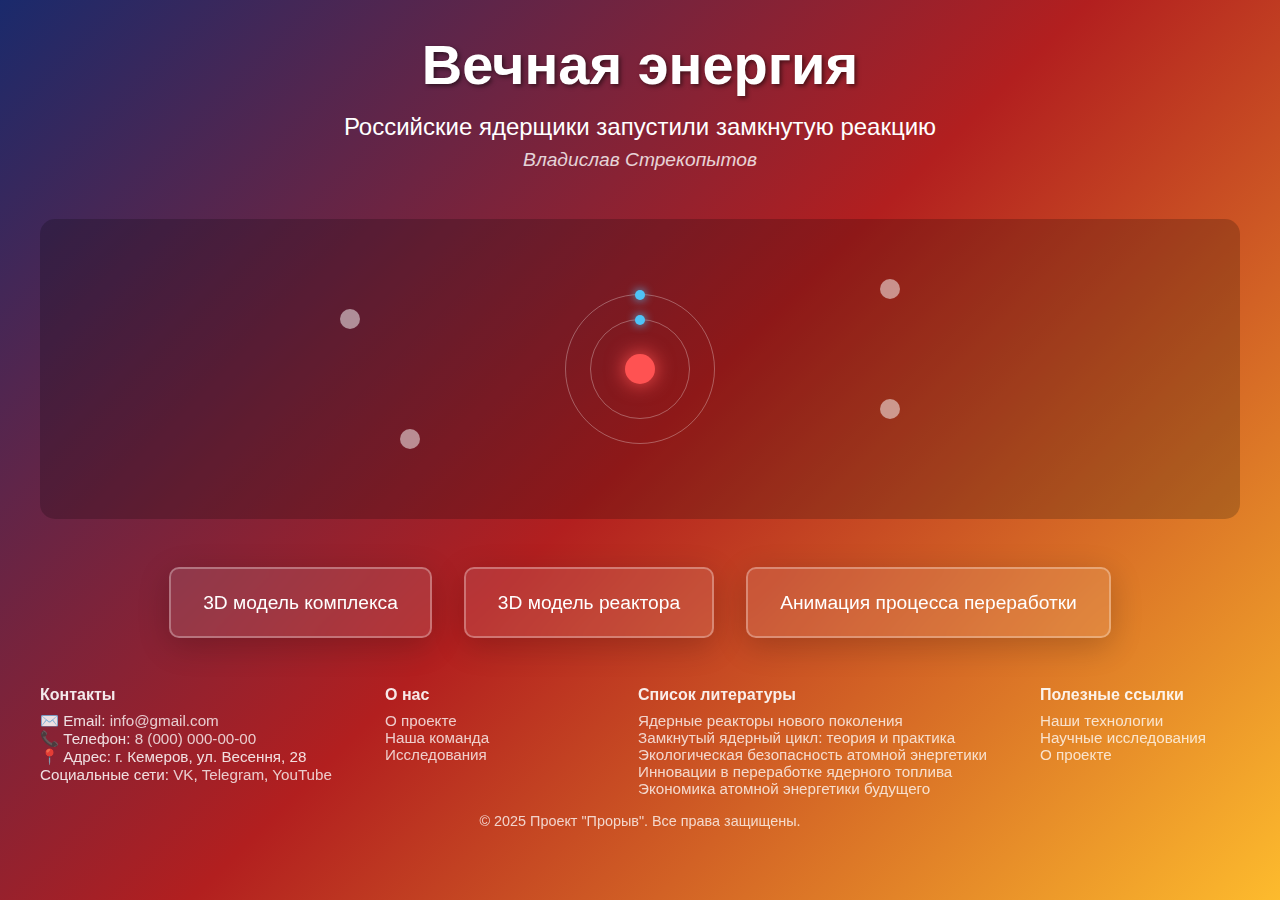
<file: index.html>
<!DOCTYPE html>
<html lang="ru">
<head>
  <meta charset="UTF-8" />
  <meta name="viewport" content="width=device-width, initial-scale=1.0"/>
  <title>Вечная энергия</title>
  <link rel="stylesheet" href="css/main.css">
</head>

<body>
  <div class="container">
    <header>
      <h1>Вечная энергия</h1>
      <p class="subtitle">Российские ядерщики запустили замкнутую реакцию</p>
      <p class="author">Владислав Стрекопытов</p>
    </header>

    <div class="animation-area">
      <div class="atom">
        <div class="nucleus"></div>
        <div class="orbit orbit-1"><div class="electron"></div></div>
        <div class="orbit orbit-2"><div class="electron"></div></div>
      </div>
      <div class="pulse pulse-1"></div>
      <div class="pulse pulse-2"></div>
      <div class="pulse pulse-3"></div>
      <div class="pulse pulse-4"></div>
    </div>

    <div class="buttons-container">
      <a class="nav-button" href="complex.html" >3D модель комплекса</a>
      <a class="nav-button" href="reactor.html" >3D модель реактора</a>

      <!-- Ссылка открывает processing.html в новой вкладке — это самый надёжный способ -->
      <a class="nav-button" href="processing.html" >Анимация процесса переработки</a>
    </div>

    
    <footer>
      <div class="footer-content">
        <div class="footer-section">
          <h3>Контакты</h3>
          <ul>
            <li>✉️ Email: <a href="mailto:info@gmail.com">info@gmail.com</a></li>
            <li>📞 Телефон: <a href="tel:+70000000000">8 (000) 000-00-00</a></li>
            <li>📍 Адрес: г. Кемеров, ул. Весення, 28</li>
            <li>Социальные сети: <a href="#">VK</a>, <a href="#">Telegram</a>, <a href="#">YouTube</a></li>
          </ul>
        </div>

        <div class="footer-section">
            <h3>О нас</h3>
        
            <!-- Список полезных ссылок -->
            <ul>
              <li><a href="about.html">О проекте</a></li>
              <li><a href="team.html">Наша команда</a></li>
              <li><a href="research.html">Исследования</a></li>
            </ul>
        </div>


        <div class="footer-section">
          <h3>Список литературы</h3>
          <ul>
            <li><a href="https://rosatomnewsletter.com/ru/2024/05/29/systemic-approach-to-generation-iv/?ysclid=mhc7vevxt9642456392">Ядерные реакторы нового поколения</a></li>
            <li><a href="https://habr.com/ru/articles/388533/?ysclid=mhc7tts733194826421">Замкнутый ядерный цикл: теория и практика</a></li>
            <li><a href="https://chel.fpieco.ru/articles/vliyanie-atomnoj-energetiki-na-okruzhayushuyu-sredu-i-cheloveka/?ysclid=mhc7tdva5l364810381">Экологическая безопасность атомной энергетики</a></li>
            <li><a href="https://trends.rbc.ru/trends/innovation/cmrm/688cb10d9a79476fdc18b6ef">Инновации в переработке ядерного топлива</a></li>
            <li><a href="https://strana-rosatom.ru/2023/11/09/proryv-v-2050-god-kakoj-budet-atomnaya-ene/?ysclid=mhc7ruwquj633693831">Экономика атомной энергетики будущего</a></li>
          </ul>
        </div>

        <div class="footer-section">
          <h3>Полезные ссылки</h3>
          <ul>
            <li><a href="technology.html">Наши технологии</a></li>
            <li><a href="research.html">Научные исследования</a></li>
            <li><a href="about.html">О проекте</a></li>
          </ul>
        </div>
      </div>

      <div class="copyright">
        <p>© 2025 Проект "Прорыв". Все права защищены.</p>
      </div>
    </footer>

  </div>
</script>


</body>
</html>
</file>
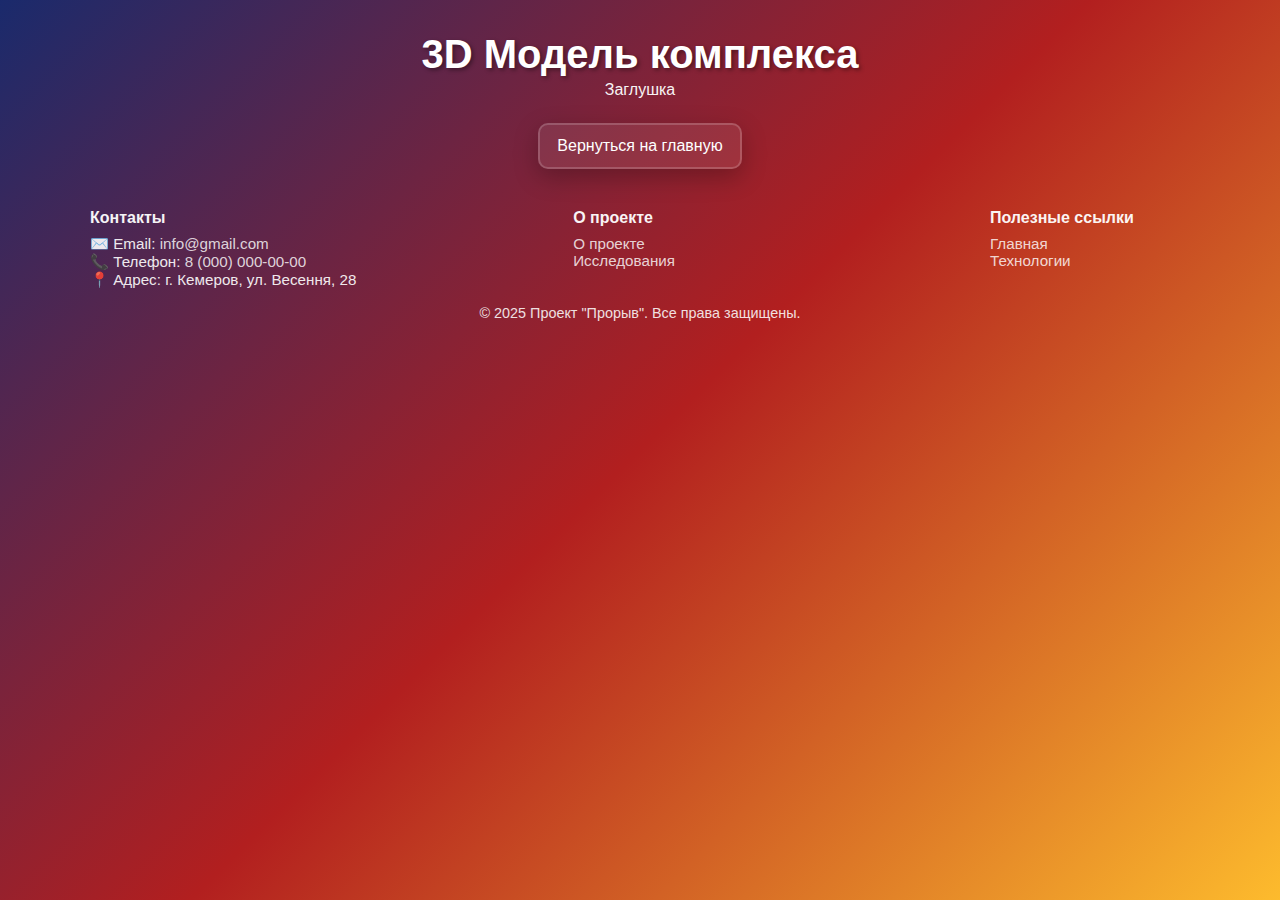
<file: complex.html>
<!DOCTYPE html>
<html lang="ru">
<head>
    <meta charset="utf-8" />
    <meta name="viewport" content="width=device-width,initial-scale=1" />
    <title>3D Модель комплекса</title>
    <link rel="stylesheet" href="css/complex-styles.css">
</head>
<body>
    <div class="container">
        <header>
            <h1>3D Модель комплекса</h1>
            <p class="subtitle">Заглушка</p>
        </header>

        <div class="buttons-container" style="margin-top:1.5rem;">
            <a class="nav-button" href="index.html" target="_self" rel="noopener">Вернуться на главную</a>
        </div>

        <footer>
            <div class="footer-content">
                <div class="footer-section">
                    <h3>Контакты</h3>
                    <ul>
                        <li>✉️ Email: <a href="mailto:info@gmail.com">info@gmail.com</a></li>
                        <li>📞 Телефон: <a href="tel:+70000000000">8 (000) 000-00-00</a></li>
                        <li>📍 Адрес: г. Кемеров, ул. Весення, 28</li>
                    </ul>
                </div>

                <div class="footer-section">
                    <h3>О проекте</h3>
                    <ul>
                        <li><a href="about.html">О проекте</a></li>
                        <li><a href="research.html">Исследования</a></li>
                    </ul>
                </div>

                <div class="footer-section">
                    <h3>Полезные ссылки</h3>
                    <ul>
                        <li><a href="index.html">Главная</a></li>
                        <li><a href="technology.html">Технологии</a></li>
                    </ul>
                </div>
            </div>

            <div class="copyright">
                <p>© 2025 Проект "Прорыв". Все права защищены.</p>
            </div>
        </footer>
    </div>

    <script>
    // если хотите автостарт (может быть заблокирован браузером):
    // document.getElementById('processVideo').play().catch(()=>{/* автоплей заблокирован */});
    </script>
</body>
</html>
</file>
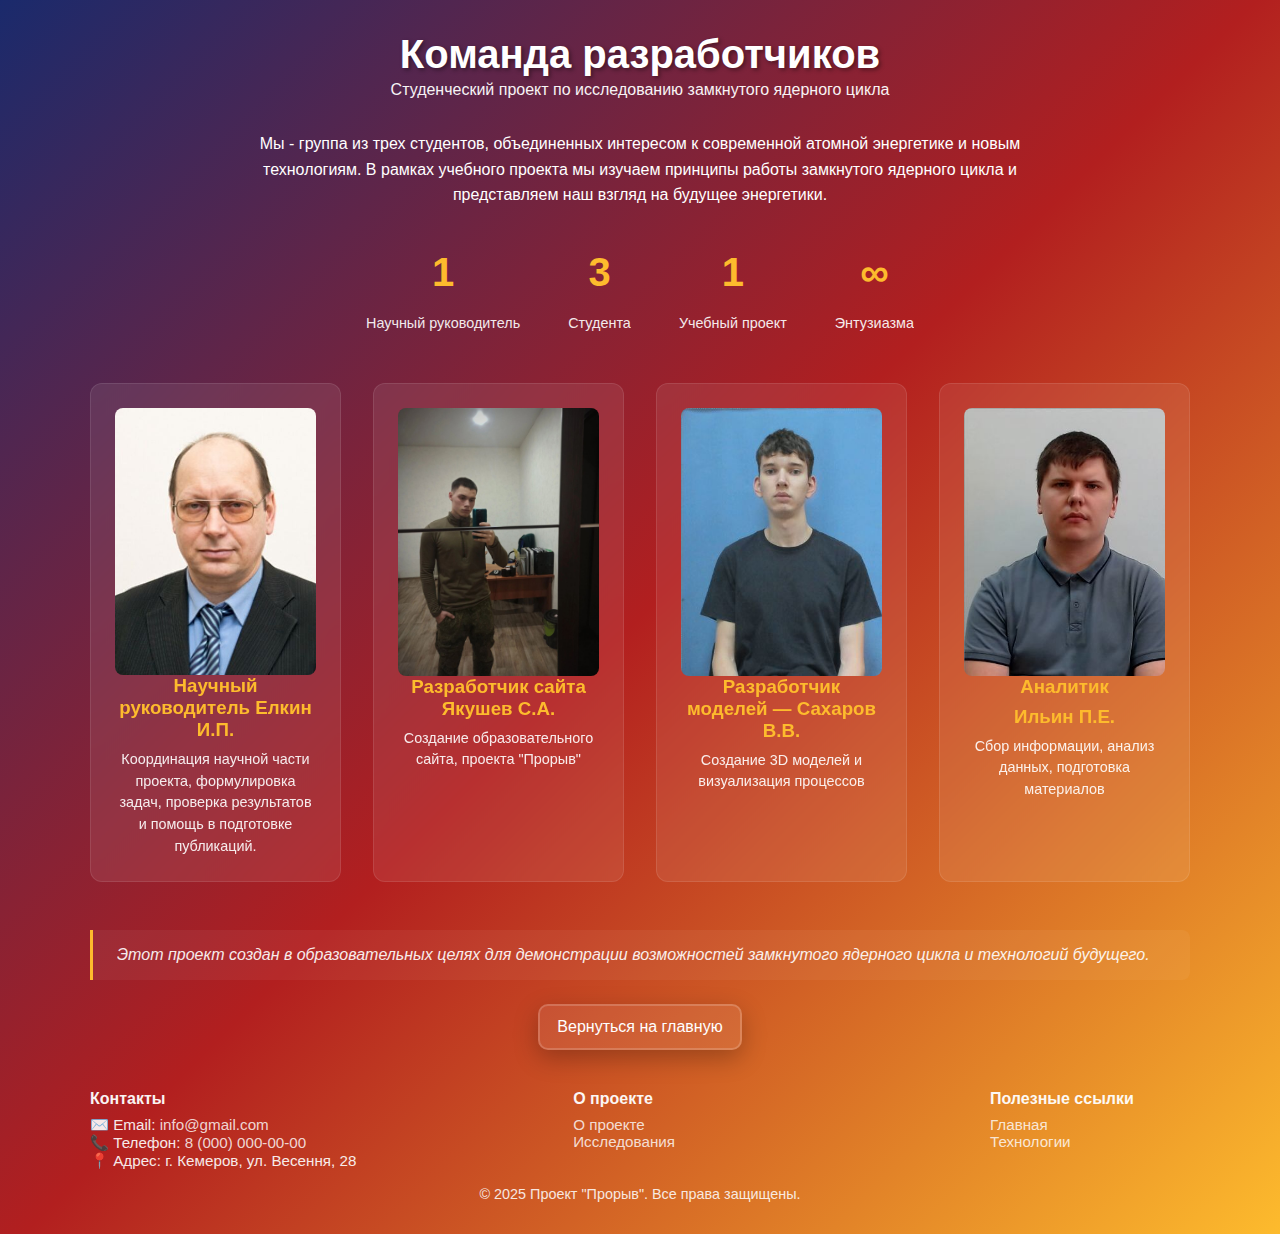
<file: team.html>
<!DOCTYPE html>
<html lang="ru">
<head>
  <meta charset="utf-8" />
  <meta name="viewport" content="width=device-width,initial-scale=1"/>
  <title>Команда разработчиков сайта</title>

  <style>
    /* Базовые стили — совпадают со стилем index.html */
    * { margin:0; padding:0; box-sizing:border-box; font-family:'Inconsolata', Tahoma, Geneva, Verdana, sans-serif; }
    body {
      background: linear-gradient(135deg, #1a2a6c, #b21f1f, #fdbb2d);
      color: white;
      min-height:100vh;
      display:flex;
      flex-direction:column;
      align-items:center;
      padding:2rem;
    }

    .container { max-width:1100px; width:100%; }
    header { text-align:center; margin-bottom:1.5rem; }
    h1 { font-size:2.5rem; margin-bottom:0.25rem; text-shadow:2px 2px 4px rgba(0,0,0,.4); }
    .subtitle { font-size:1rem; opacity:.95; margin-bottom:1rem; }

    /* Карточки и медиа */
    .media { display:grid; grid-template-columns:1fr 1fr; gap:1.5rem; align-items:start; }
    .card {
      background: rgba(255,255,255,0.06);
      border: 1px solid rgba(255,255,255,0.08);
      border-radius:12px;
      padding:1rem;
      box-shadow: 0 10px 30px rgba(0,0,0,0.35);
      text-align:center;
      backdrop-filter: blur(6px);
    }
    .card strong { display:block; margin-bottom:.6rem; font-size:1.05rem; }

    video, img {
      width:100%;
      height:auto;
      border-radius:8px;
      display:block;
      background:#000;
    }

    .note { opacity:.95; font-size:.95rem; margin-top:.6rem; color:rgba(255,255,255,0.9); }

    /* Кнопки — как на главной */
    .buttons-container { display:flex; justify-content:center; gap:1rem; margin-top:1.25rem; flex-wrap:wrap; }
    .nav-button {
      display:inline-block;
      text-decoration:none;
      background: rgba(255,255,255,0.08);
      border: 2px solid rgba(255,255,255,0.18);
      border-radius:10px;
      padding:.8rem 1.1rem;
      color:white;
      font-size:1rem;
      cursor:pointer;
      transition: all .25s ease;
      min-width:160px;
      text-align:center;
      line-height:1;
      box-shadow: 0 8px 24px rgba(0,0,0,0.25);
    }
    .nav-button:hover { transform: translateY(-4px); background: rgba(255,255,255,0.14); }

    footer { margin-top:2.5rem; font-size:.9rem; opacity:.95; color:#fff; }
    .footer-content { display:flex; gap:2rem; justify-content:space-between; flex-wrap:wrap; margin-bottom:1rem; }
    .footer-section { min-width:200px; text-align:left; }
    .footer-section h3{ margin-bottom:.5rem; font-size:1rem; }
    .footer-section ul{ list-style:none; padding-left:0; font-size:.95rem; opacity:.95; }
    .footer-section a{ color:rgba(255,255,255,.9); text-decoration:none; }
    .copyright{ text-align:center; opacity:.9; }

    /* Новые стили для команды */
    .team-description {
      max-width: 800px;
      margin: 2rem auto;
      text-align: center;
      line-height: 1.6;
    }

    .team-stats {
      display: flex;
      justify-content: center;
      gap: 3rem;
      margin-top: 2rem;
      flex-wrap: wrap;
    }

    .stat {
      display: flex;
      flex-direction: column;
      align-items: center;
    }

    .stat strong {
      font-size: 2.5rem;
      color: #fdbb2d;
      margin-bottom: 0.5rem;
    }

    .stat span {
      font-size: 0.9rem;
      opacity: 0.9;
    }

    .team-members {
      display: grid;
      grid-template-columns: repeat(auto-fit, minmax(250px, 1fr));
      gap: 2rem;
      margin: 3rem 0;
    }

    .member-card {
      background: rgba(255,255,255,0.08);
      border-radius: 12px;
      padding: 1.5rem;
      text-align: center;
      backdrop-filter: blur(6px);
      border: 1px solid rgba(255,255,255,0.1);
    }

    .member-avatar {
      font-size: 3rem;
      margin-bottom: 1rem;
    }

    .member-card h3 {
      color: #fdbb2d;
      margin-bottom: 0.5rem;
    }

    .member-card p {
      font-size: 0.9rem;
      opacity: 0.9;
      line-height: 1.5;
    }

    .project-note {
      background: rgba(255,255,255,0.05);
      border-left: 3px solid #fdbb2d;
      padding: 1rem 1.5rem;
      border-radius: 0 8px 8px 0;
      margin-top: 2rem;
    }

    .project-note p {
      font-style: italic;
      opacity: 0.9;
    }

    @media (max-width: 900px) { 
      .media { grid-template-columns:1fr; } 
      h1{ font-size:1.8rem; } 
    }
    
    @media (max-width: 768px) {
      .team-stats {
        gap: 2rem;
      }
      
      .stat strong {
        font-size: 2rem;
      }
      
      .team-members {
        grid-template-columns: 1fr;
      }
    }
    
    @media (max-width:480px) {
      .nav-button { min-width:140px; padding:.7rem .8rem; font-size:.95rem; }
    }
  </style>

</head>
<body>
  <div class="container">
    <header>
      <h1>Команда разработчиков</h1>
      <p class="subtitle">Студенческий проект по исследованию замкнутого ядерного цикла</p>
    </header>

    <div class="team-description">
      <p>Мы - группа из трех студентов, объединенных интересом к современной атомной энергетике и новым технологиям. В рамках учебного проекта мы изучаем принципы работы замкнутого ядерного цикла и представляем наш взгляд на будущее энергетики.</p>
      
      <div class="team-stats">
        <div class="stat">
          <strong>1</strong>
          <span>Научный руководитель</span>
        </div>
        <div class="stat">
          <strong>3</strong>
          <span>Студента</span>
        </div>
        <div class="stat">
          <strong>1</strong>
          <span>Учебный проект</span>
        </div>
        <div class="stat">
          <strong>∞</strong>
          <span>Энтузиазма</span>
        </div>
      </div>
    </div>

    <div class="team-members">
      <div class="member-card">
        <img src="assets/image/elkin.jpg" alt="Елкин">
        <h3 class="supervisor-line">
          <span class="role">Научный руководитель</span>
          <span class="name">Елкин И.П.</span>
        </h3>
        <p class="supervisor-desc">
          Координация научной части проекта, формулировка задач, проверка результатов и помощь в подготовке публикаций.
        </p>
      </div>

      <div class="member-card">
        <img src="assets/image/yakushev.jpg">
        <h3 class="supervisor-line">
          <span class="role">Разработчик сайта</span>
          
          <span class="name">Якушев С.А.</span>
        </h3>
        <p class="supervisor-desc">
          Создание образовательного сайта, проекта "Прорыв"
        </p>
      </div>

      <div class="member-card">
        <img src="assets/image/caxapof.jpg">
        <h3 class="supervisor-line">
          <span class="role">Разработчик моделей</span>
          <span class="sep">—</span>
          <span class="name">Сахаров В.В.</span>
        </h3>
        <p class="supervisor-desc">
          Создание 3D моделей и визуализация процессов
        </p>
      </div>

      <div class="member-card">
        <img src="assets/image/pavel.jpg">
        <h3>Аналитик</h3>
        <h3>Ильин П.Е.</h3>
        <p>Сбор информации, анализ данных, подготовка материалов</p>
      </div>
    </div>

    <div class="project-note">
      <p>Этот проект создан в образовательных целях для демонстрации возможностей замкнутого ядерного цикла и технологий будущего.</p>
    </div>

    <div class="buttons-container" style="margin-top:1.5rem;">
      <a class="nav-button" href="index.html" target="_self" rel="noopener">Вернуться на главную</a>
    </div>

    <footer>
      <div class="footer-content">
        <div class="footer-section">
          <h3>Контакты</h3>
          <ul>
            <li>✉️ Email: <a href="mailto:info@gmail.com">info@gmail.com</a></li>
            <li>📞 Телефон: <a href="tel:+70000000000">8 (000) 000-00-00</a></li>
            <li>📍 Адрес: г. Кемеров, ул. Весення, 28</li>
          </ul>
        </div>

        <div class="footer-section">
          <h3>О проекте</h3>
          <ul>
            <li><a href="about.html">О проекте</a></li>
            <li><a href="research.html">Исследования</a></li>
          </ul>
        </div>

        <div class="footer-section">
          <h3>Полезные ссылки</h3>
          <ul>
            <li><a href="index.html">Главная</a></li>
            <li><a href="technology.html">Технологии</a></li>
          </ul>
        </div>
      </div>

      <div class="copyright">
        <p>© 2025 Проект "Прорыв". Все права защищены.</p>
      </div>
    </footer>
  </div>
</body>
</html>
</file>
<file: css/main.css>
* {
    margin: 0;
    padding: 0;
    box-sizing: border-box;
    font-family: 'Inconsolata', Tahoma, Geneva, Verdana, sans-serif;
}

body {
    background: linear-gradient(135deg, #1a2a6c, #b21f1f, #fdbb2d);
    color: white;
    min-height: 100vh;
    display: flex;
    flex-direction: column;
    align-items: center;
    padding: 2rem;
}

.container {
    max-width: 1200px;
    width: 100%;
    text-align: center;
}

header {
    margin-bottom: 3rem;
}

h1 {
    font-size: 3.5rem;
    margin-bottom: 1rem;
    text-shadow: 2px 2px 4px rgba(0,0,0,.5);
}

.subtitle {
    font-size: 1.5rem;
    margin-bottom: .5rem;
    font-weight: 300;
}

.author {
    font-size: 1.2rem;
    margin-bottom: 2rem;
    font-style: italic;
    opacity: .8;
}

.buttons-container {
    display: flex;
    justify-content: center;
    gap: 2rem;
    margin-top: 3rem;
    flex-wrap: wrap;
}

.nav-button {
    display: inline-block;
    text-decoration: none;
    background: rgba(255,255,255,0.1);
    border: 2px solid rgba(255,255,255,0.3);
    border-radius: 10px;
    padding: 1.5rem 2rem;
    color: white;
    font-size: 1.2rem;
    cursor: pointer;
    transition: all .3s ease;
    min-width: 200px;
    backdrop-filter: blur(10px);
    box-shadow: 0 8px 32px rgba(0,0,0,0.2);
    text-align: center;
    line-height: 1;
}

    .nav-button:hover {
        background: rgba(255,255,255,0.2);
        transform: translateY(-5px);
        box-shadow: 0 12px 40px rgba(0,0,0,0.3);
    }

.animation-area {
    width: 100%;
    height: 300px;
    background: rgba(0,0,0,0.2);
    border-radius: 15px;
    margin: 2rem 0;
    display: flex;
    justify-content: center;
    align-items: center;
    overflow: hidden;
    position: relative;
}

.atom {
    width: 150px;
    height: 150px;
    position: relative;
}

.nucleus {
    width: 30px;
    height: 30px;
    background: #ff5252;
    border-radius: 50%;
    position: absolute;
    top: 50%;
    left: 50%;
    transform: translate(-50%,-50%);
    box-shadow: 0 0 20px #ff5252;
}

.orbit {
    position: absolute;
    border: 1px solid rgba(255,255,255,0.3);
    border-radius: 50%;
    top: 50%;
    left: 50%;
    transform: translate(-50%,-50%);
}

.orbit-1 {
    width: 100px;
    height: 100px;
    animation: spin 10s linear infinite;
}

.orbit-2 {
    width: 150px;
    height: 150px;
    animation: spin 15s linear infinite reverse;
}

.electron {
    width: 10px;
    height: 10px;
    background: #4fc3f7;
    border-radius: 50%;
    position: absolute;
    top: -5px;
    left: 50%;
    transform: translateX(-50%);
    box-shadow: 0 0 10px #4fc3f7;
}

@keyframes spin {
    0% {
        transform: translate(-50%,-50%) rotate(0deg);
    }

    100% {
        transform: translate(-50%,-50%) rotate(360deg);
    }
}

.pulse {
    position: absolute;
    width: 20px;
    height: 20px;
    background: rgba(255,255,255,0.5);
    border-radius: 50%;
    animation: pulse 2s infinite;
}

@keyframes pulse {
    0% {
        transform: scale(.5);
        opacity: 1;
    }

    100% {
        transform: scale(3);
        opacity: 0;
    }
}

.pulse-1 {
    top: 30%;
    left: 25%;
    animation-delay: 0s;
}

.pulse-2 {
    top: 60%;
    left: 70%;
    animation-delay: .5s;
}

.pulse-3 {
    top: 20%;
    left: 70%;
    animation-delay: 1s;
}

.pulse-4 {
    top: 70%;
    left: 30%;
    animation-delay: 1.5s;
}

footer {
    margin-top: 3rem;
    font-size: .9rem;
    opacity: .9;
    color: #fff;
}

.footer-content {
    display: flex;
    gap: 2rem;
    justify-content: space-between;
    flex-wrap: wrap;
    margin-bottom: 1rem;
}

.footer-section {
    min-width: 200px;
    text-align: left;
}

    .footer-section h3 {
        margin-bottom: .5rem;
        font-size: 1rem;
    }

    .footer-section ul {
        list-style: none;
        padding-left: 0;
        font-size: .95rem;
        opacity: .95;
    }

    .footer-section a {
        color: rgba(255,255,255,.9);
        text-decoration: none;
    }

.copyright {
    text-align: center;
    opacity: .85;
}

@media (max-width:768px) {
    h1 {
        font-size: 2.5rem;
    }

    .buttons-container {
        flex-direction: column;
        align-items: center;
    }

    .nav-button {
        width: 100%;
        max-width: 300px;
    }

    .animation-area {
        height: 220px;
    }

    .footer-content {
        flex-direction: column;
        gap: 1rem;
    }
}
</file>
<file: css/complex-styles.css>
/* ������� ����� � ��������� �� ������ index.html */
* {
    margin: 0;
    padding: 0;
    box-sizing: border-box;
    font-family: 'Inconsolata', Tahoma, Geneva, Verdana, sans-serif;
}

body {
    background: linear-gradient(135deg, #1a2a6c, #b21f1f, #fdbb2d);
    color: white;
    min-height: 100vh;
    display: flex;
    flex-direction: column;
    align-items: center;
    padding: 2rem;
}

.container {
    max-width: 1100px;
    width: 100%;
}

header {
    text-align: center;
    margin-bottom: 1.5rem;
}

h1 {
    font-size: 2.5rem;
    margin-bottom: 0.25rem;
    text-shadow: 2px 2px 4px rgba(0,0,0,.4);
}

.subtitle {
    font-size: 1rem;
    opacity: .95;
    margin-bottom: 1rem;
}

/* �������� � ����� */
.media {
    display: grid;
    grid-template-columns: 1fr 1fr;
    gap: 1.5rem;
    align-items: start;
}

.card {
    background: rgba(255,255,255,0.06);
    border: 1px solid rgba(255,255,255,0.08);
    border-radius: 12px;
    padding: 1rem;
    box-shadow: 0 10px 30px rgba(0,0,0,0.35);
    text-align: center;
    backdrop-filter: blur(6px);
}

    .card strong {
        display: block;
        margin-bottom: .6rem;
        font-size: 1.05rem;
    }

video, img {
    width: 100%;
    height: auto;
    border-radius: 8px;
    display: block;
    background: #000;
}

.note {
    opacity: .95;
    font-size: .95rem;
    margin-top: .6rem;
    color: rgba(255,255,255,0.9);
}

/* ������ � ��� �� ������� */
.buttons-container {
    display: flex;
    justify-content: center;
    gap: 1rem;
    margin-top: 1.25rem;
    flex-wrap: wrap;
}

.nav-button {
    display: inline-block;
    text-decoration: none;
    background: rgba(255,255,255,0.08);
    border: 2px solid rgba(255,255,255,0.18);
    border-radius: 10px;
    padding: .8rem 1.1rem;
    color: white;
    font-size: 1rem;
    cursor: pointer;
    transition: all .25s ease;
    min-width: 160px;
    text-align: center;
    line-height: 1;
    box-shadow: 0 8px 24px rgba(0,0,0,0.25);
}

    .nav-button:hover {
        transform: translateY(-4px);
        background: rgba(255,255,255,0.14);
    }

footer {
    margin-top: 2.5rem;
    font-size: .9rem;
    opacity: .95;
    color: #fff;
}

.footer-content {
    display: flex;
    gap: 2rem;
    justify-content: space-between;
    flex-wrap: wrap;
    margin-bottom: 1rem;
}

.footer-section {
    min-width: 200px;
    text-align: left;
}

    .footer-section h3 {
        margin-bottom: .5rem;
        font-size: 1rem;
    }

    .footer-section ul {
        list-style: none;
        padding-left: 0;
        font-size: .95rem;
        opacity: .95;
    }

    .footer-section a {
        color: rgba(255,255,255,.9);
        text-decoration: none;
    }

.copyright {
    text-align: center;
    opacity: .9;
}

@media (max-width:900px) {
    .media {
        grid-template-columns: 1fr;
    }

    h1 {
        font-size: 1.8rem;
    }
}

@media (max-width:480px) {
    .nav-button {
        min-width: 140px;
        padding: .7rem .8rem;
        font-size: .95rem;
    }
}
</file>
